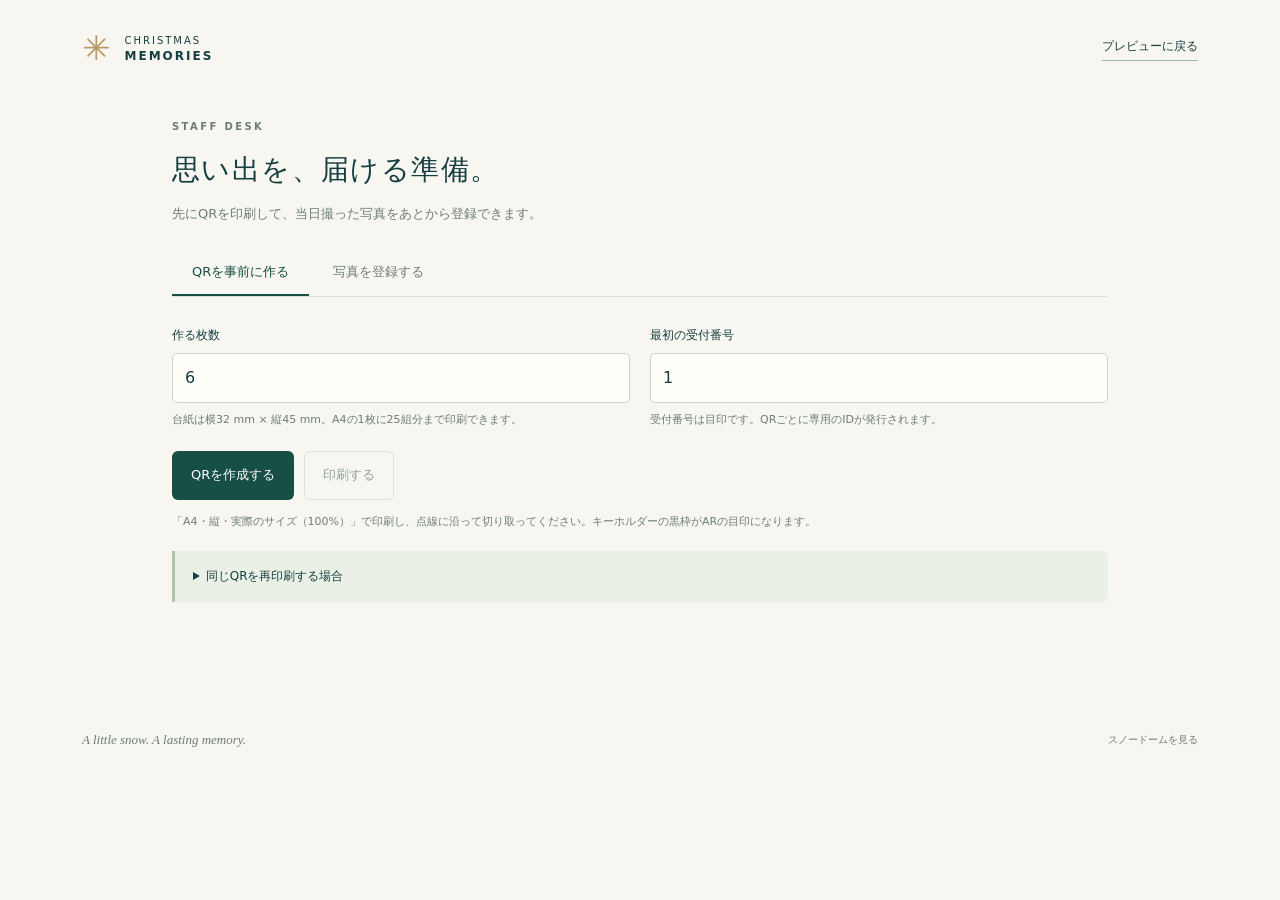
<file: christmas-snow-globe/admin.html>
<!doctype html>
<html lang="ja"><head><meta charset="utf-8"><meta name="viewport" content="width=device-width,initial-scale=1"><meta name="referrer" content="no-referrer"><title>スタッフ用 | Christmas Memories</title><link rel="stylesheet" href="style.css"><link rel="preload" href="met-icon.png" as="image"></head>
<body>
  <header class="masthead"><a class="brand" href="./"><span class="brand-star" aria-hidden="true">✳</span><span>CHRISTMAS<br><strong>MEMORIES</strong></span></a><a class="nav-link" href="./">プレビューに戻る</a></header>
  <main class="admin-main">
    <p class="eyebrow">STAFF DESK</p><h1>思い出を、届ける準備。</h1>
    <p class="admin-lead">先にQRを印刷して、当日撮った写真をあとから登録できます。</p>
    <div class="tabs" role="tablist" aria-label="スタッフの作業"><button class="tab" id="tab-print" role="tab" aria-selected="true" aria-controls="panel-print" type="button">QRを事前に作る</button><button class="tab" id="tab-upload" role="tab" aria-selected="false" aria-controls="panel-upload" type="button">写真を登録する</button></div>
    <section id="panel-print" role="tabpanel" aria-labelledby="tab-print">
      <div class="non-print">
        <div class="form-grid"><label class="field">作る枚数<input id="ticket-count" type="number" min="1" max="60" value="6" required><small>台紙は横32 mm × 縦45 mm。A4の1枚に25組分まで印刷できます。</small></label><label class="field">最初の受付番号<input id="start-number" type="number" min="1" max="99999" value="1" required><small>受付番号は目印です。QRごとに専用のIDが発行されます。</small></label></div>
        <div class="form-actions"><button type="button" class="button button-dark" id="generate-tickets">QRを作成する</button><button type="button" class="button button-light" id="print-tickets" disabled>印刷する</button></div>
        <p class="helper">「A4・縦・実際のサイズ（100%）」で印刷し、点線に沿って切り取ってください。キーホルダーの黒枠がARの目印になります。</p>
        <details class="notice">
          <summary>同じQRを再印刷する場合</summary>
          <p>管理リストを保存しておくと、後から開いて同じQRを印刷できます。リストには写真を開くための情報が含まれるので、スタッフの端末に保管してください。</p>
          <div class="form-actions"><button type="button" class="button button-light" id="save-tickets" disabled>管理リストを保存</button><label class="button button-light" for="import-tickets">管理リストを開く</label><input id="import-tickets" type="file" accept="application/json,.json" hidden></div>
        </details>
        <p class="admin-status" id="print-status" role="status"></p><p class="error" id="print-error" role="alert" hidden></p>
      </div>
      <div class="ticket-grid" id="ticket-grid"></div>
    </section>
    <section id="panel-upload" role="tabpanel" aria-labelledby="tab-upload" hidden>
      <div class="upload-layout"><div>
        <label class="field">登録するQRのURL<textarea id="ticket-url" placeholder="印刷したQRを開いて、URLを貼り付けてください。" spellcheck="false" autocomplete="off"></textarea><small>QRから開いた画面の「写真の登録」を押すと、自動で入力されます。</small></label>
        <p class="admin-status" id="ticket-status" role="status">QRを選んでください。</p>
        <label class="field">当日撮った写真<input id="registration-photo" type="file" accept="image/jpeg,image/png,image/webp"><small>JPEG・PNG・WebP、25MBまで。写真は端末内で縮小・暗号化します。</small></label>
        <div class="form-actions"><button type="button" class="button button-dark" id="export-photo" disabled>① 登録ファイルを保存</button><a class="button button-light" id="github-upload" href="#" target="_blank" rel="noopener noreferrer">② GitHubにアップロード ↗</a></div>
        <p class="error" id="upload-error" role="alert" hidden></p><p class="admin-status" id="upload-status" role="status"></p>
        <div id="upload-result" hidden><a id="check-photo" target="_blank" rel="noopener noreferrer">③ 登録後の写真を確認 ↗</a></div>
      </div><div><div class="photo-thumbnail"><span id="thumbnail-empty">選んだ写真をここに表示します</span><img id="photo-thumbnail" alt="登録する写真のプレビュー" hidden></div><ol class="step-list"><li>渡すQRと写真が合っているか確認。</li><li>「①」で登録ファイルを端末に保存。</li><li>「②」でGitHubを開き、保存したファイルを追加して「Commit changes」。</li><li>数分後、同じQRを開いて写真を確認。</li></ol></div></div>
      <div class="notice"><p>この試作版は、GitHubへのファイル追加で写真を登録します。元の写真や管理リストは追加せず、画面が出力する <code>ランダムID.json</code> だけをアップロードしてください。<br>登録ファイルは暗号化されていますが、QRを持つ人は写真を開けます。参加者のQRをSNS等に掲載しない運用にしてください。</p></div>
    </section>
  </main>
  <footer class="footer"><span>A little snow. A lasting memory.</span><a href="./">スノードームを見る</a></footer>
  <script type="module" src="admin.mjs"></script>
</body></html>
</file>
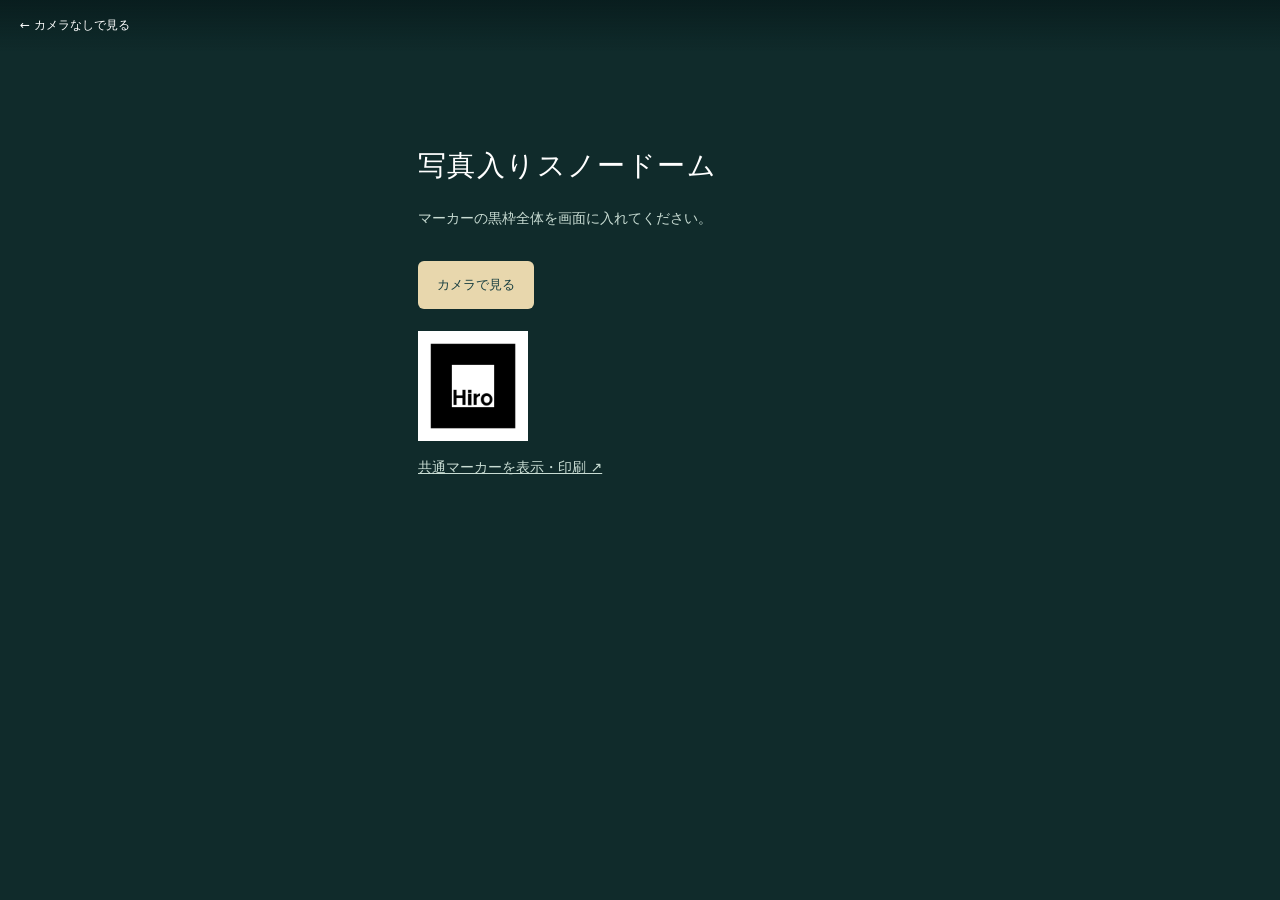
<file: christmas-snow-globe/ar.html>
<!doctype html>
<html lang="ja"><head><meta charset="utf-8"><meta name="viewport" content="width=device-width,initial-scale=1"><meta name="referrer" content="no-referrer"><title>ARで見る | Christmas Memories</title><link rel="stylesheet" href="style.css"></head>
<body class="ar-page">
  <div class="ar-top"><a id="back-link" href="./">← カメラなしで見る</a><button type="button" id="zoom-photo" class="ar-zoom-button" hidden>写真を拡大</button></div>
  <main id="ar-start" class="ar-start">
    <h1>写真入りスノードーム</h1>
    <p id="ar-message" role="status">写真を確認しています…</p>
    <button type="button" class="button" id="start-camera" hidden>カメラで見る</button>
    <button type="button" class="button" id="retry-photo" hidden>写真をもう一度確認</button>
    <div id="hiro-help" hidden><img class="ar-marker-preview" src="hiro.png" alt="共通のHiroマーカー"><p><a href="marker.html" target="_blank" rel="noopener noreferrer">共通マーカーを表示・印刷 ↗</a></p></div>
    <p><a id="hiro-link" hidden>共通マーカーで見る</a></p>
    <p><a id="ar-register" hidden>スタッフ用 · 写真を登録する</a></p>
  </main>
  <p id="ar-error" class="ar-error error" role="alert" hidden></p><div class="ar-bottom" id="tracking-status" role="status" hidden>黒枠マーカーを探しています…</div>
  <script type="module" src="ar.mjs"></script>
</body></html>
</file>
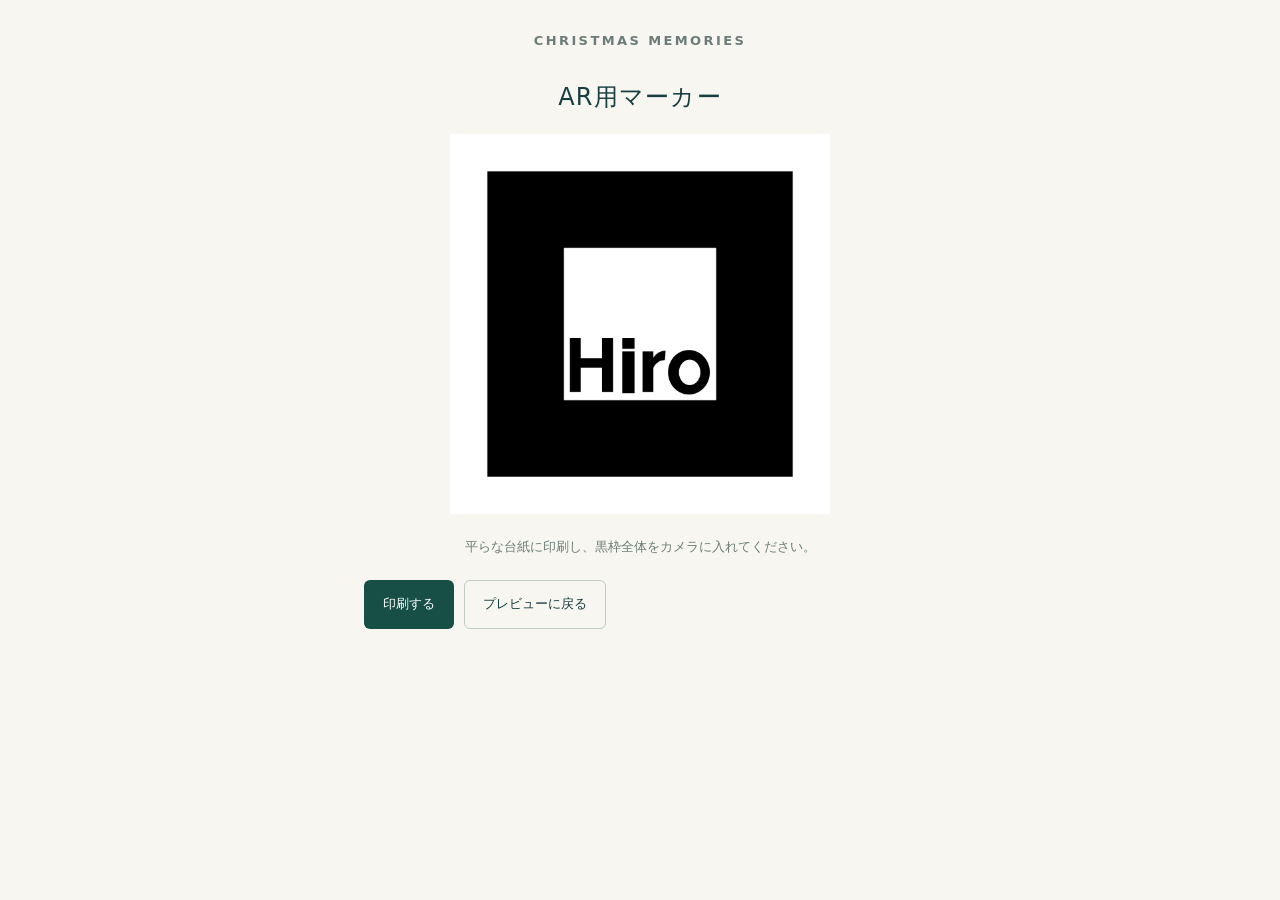
<file: christmas-snow-globe/marker.html>
<!doctype html>
<html lang="ja"><head><meta charset="utf-8"><meta name="viewport" content="width=device-width,initial-scale=1"><meta name="referrer" content="no-referrer"><title>ARマーカー | Christmas Memories</title><link rel="stylesheet" href="style.css"></head><body><main class="marker-main"><p class="eyebrow non-print">CHRISTMAS MEMORIES</p><h1>AR用マーカー</h1><img class="marker-image" src="hiro.png" alt="AR用Hiroマーカー"><p>平らな台紙に印刷し、黒枠全体をカメラに入れてください。</p><div class="form-actions non-print"><button id="print-marker" class="button button-dark" type="button">印刷する</button><a href="./" class="button button-light">プレビューに戻る</a></div></main><script>document.getElementById('print-marker').addEventListener('click',()=>window.print());</script></body></html>
</file>
<file: christmas-snow-globe/style.css>
:root{color-scheme:light;--ink:#173e40;--muted:#6c7d79;--paper:#f7f6f0;--gold:#b79763;--line:#dce3dc;--green:#174e45;--soft:#edf1e8;font-family:"Hiragino Kaku Gothic ProN","Yu Gothic",Meiryo,system-ui,sans-serif;font-synthesis:none}
*{box-sizing:border-box}body{margin:0;background:var(--paper);color:var(--ink);font-size:15px;line-height:1.75}button,input,textarea{font:inherit}a{color:inherit}button,a,input,textarea{ -webkit-tap-highlight-color:transparent}button,a{touch-action:manipulation}button{cursor:pointer}button:disabled{opacity:.45;cursor:default}button:focus-visible,a:focus-visible,input:focus-visible,textarea:focus-visible,canvas:focus-visible{outline:3px solid #b7985c;outline-offset:4px}[hidden]{display:none!important}.masthead{max-width:1180px;margin:0 auto;padding:26px 32px;display:flex;justify-content:space-between;align-items:center}.brand{display:flex;gap:12px;align-items:center;text-decoration:none;font-size:10px;line-height:1.35;letter-spacing:2px}.brand strong{font-size:12px;font-weight:600}.brand-star{font-size:34px;font-weight:400;color:var(--gold)}.nav-link{font-size:12px;text-decoration:none;border-bottom:1px solid #a6b7ad;padding-bottom:3px}.experience{max-width:1180px;padding:16px 32px 42px;margin:auto;display:grid;grid-template-columns:minmax(280px,.8fr) minmax(0,1.2fr);gap:40px;align-items:center}.eyebrow{font-size:10px;letter-spacing:2.4px;font-weight:600;color:var(--muted)}h1{font-size:clamp(30px,3.5vw,44px);font-weight:500;line-height:1.65;letter-spacing:.05em;margin:25px 0 17px}.lead{font-size:15px;color:var(--muted);line-height:2.1;margin:0 0 26px}.status{font-size:12px;color:var(--green);margin:0 0 14px;min-height:22px}.primary-actions{display:flex;gap:10px;flex-wrap:wrap}.button{padding:12px 18px;min-height:46px;display:inline-flex;gap:22px;justify-content:space-between;align-items:center;border:1px solid transparent;border-radius:6px;text-decoration:none;font-size:13px;font-weight:500;transition:background .15s}.button-light{background:transparent;border-color:#c1ccc1;color:var(--ink)}.button-light:hover{background:#edf0e7}.button-dark{background:var(--green);color:#fff}.button-dark:hover{background:#0e3c34}.small-note{font-size:11px;color:var(--muted);max-width:340px;margin:15px 0;line-height:1.9}.error{color:#9e3333;font-size:13px;background:#fff0e9;border:1px solid #edcdbd;padding:12px 16px;border-radius:6px}.globe-stage{position:relative;background:radial-gradient(ellipse at 50% 38%,#ffffff 0%,#edf3ec 50%,#e4ece3 100%);border:1px solid #dce5da;border-radius:180px 180px 18px 18px;min-width:0;overflow:hidden}.stage-top{display:flex;justify-content:space-between;gap:10px;align-items:center;padding:30px 32px 0;font-size:9px;letter-spacing:1.6px;color:#6e8981}.stage-tag{color:#47665e}.stage-detail{font-size:8px}.canvas-container{width:100%;height:440px;position:relative}.canvas-container canvas{display:block;width:100%;height:100%;touch-action:pan-y}.stage-actions{display:flex;justify-content:center;gap:8px;padding:0 12px}.pill-button{border:1px solid #c8d5ca;background:#f8faf5e8;color:#375b51;border-radius:30px;padding:8px 15px;font-size:11px;min-height:38px}.pill-button:hover{background:#fff}.stage-caption{text-align:center;font-size:10px;color:#7f948b;margin:12px 12px 21px}.how-to{max-width:1116px;margin:0 auto 30px;padding:25px 0;border-top:1px solid var(--line);display:flex;align-items:center;justify-content:space-between;gap:20px}.how-to p{font-size:11px;margin:0}.how-to b{font-size:10px;font-weight:400;color:var(--gold);margin-right:8px}.how-to>.eyebrow{font-size:8px}.footer{max-width:1180px;margin:auto;display:flex;gap:20px;justify-content:space-between;align-items:center;padding:10px 32px 30px;color:var(--muted);font-size:10px}.footer>span{font:italic 13px Georgia,serif}.footer>div{display:flex;gap:20px}.footer a{text-decoration:none}.admin-main{max-width:1000px;padding:10px 32px 50px;margin:auto}.admin-main h1{font-size:28px;line-height:1.5;margin:14px 0 12px}.admin-lead{color:var(--muted);font-size:13px;margin:0 0 24px}.tabs{display:flex;gap:4px;border-bottom:1px solid var(--line);margin:20px 0 28px}.tab{font-size:13px;min-height:46px;padding:10px 20px;border:0;background:transparent;color:var(--muted);border-bottom:2px solid transparent}.tab[aria-selected="true"]{color:var(--green);border-color:var(--green)}.form-grid{display:grid;grid-template-columns:1fr 1fr;gap:20px}.field{display:flex;flex-direction:column;gap:7px;min-width:0;font-size:12px}.field input,.field textarea{border:1px solid #cbd6cc;background:#fffef9;color:var(--ink);border-radius:5px;padding:10px 12px;min-height:44px;width:100%;font-size:16px}.field textarea{min-height:100px;resize:vertical;font-family:monospace;font-size:13px;overflow-wrap:anywhere}.field small,.helper{font-size:11px;color:var(--muted)}.form-actions{display:flex;flex-wrap:wrap;gap:10px;margin:22px 0 12px}.notice{background:#eaf0e6;border-left:3px solid #b1c3ad;border-radius:0 6px 6px 0;padding:14px 18px;font-size:12px;line-height:1.9;margin:20px 0}.notice p{margin:0}.admin-status{font-size:13px;min-height:25px;color:var(--green)}.upload-layout{display:grid;grid-template-columns:minmax(0,1.35fr) minmax(0,.65fr);gap:28px}.photo-thumbnail{display:flex;min-height:210px;justify-content:center;align-items:center;background:#e9eee6;border-radius:8px;overflow:hidden}.photo-thumbnail img{width:100%;max-height:280px;object-fit:contain}.photo-thumbnail span{font-size:12px;color:var(--muted)}.step-list{font-size:12px;color:var(--muted);padding-left:22px}.step-list li{padding-bottom:8px}.marker-main{max-width:600px;margin:30px auto;padding:0 24px;text-align:center}.marker-main h1{font-size:24px}.marker-image{width:min(100%,380px);height:auto;background:white;padding:24px}.marker-main p{font-size:13px;color:var(--muted)}.ar-page{background:#102b2b;color:#fff}.ar-start{position:relative;z-index:3;max-width:500px;margin:10vh auto;padding:28px}.ar-start h1{font-size:28px}.ar-start p{font-size:14px;color:#c8dcd3}.ar-start .button{margin-top:16px;background:#e8d7ad;color:#173e40}.ar-top{position:fixed;z-index:20;top:0;left:0;width:100%;padding:15px 20px;background:linear-gradient(#071a1bc9,transparent);display:flex;justify-content:space-between;align-items:center;gap:15px;font-size:12px}.ar-top a{text-decoration:none}.ar-bottom{position:fixed;z-index:20;bottom:0;left:0;width:100%;padding:28px 20px;background:linear-gradient(transparent,#071a1bc9);text-align:center;font-size:13px;pointer-events:none}.ar-error{position:relative;z-index:25;max-width:500px;margin:20px auto;padding:15px}.ar-marker-preview{display:block;width:110px;background:#fff;padding:9px;margin-top:22px}.ar-page video{object-fit:cover}.ar-page a-scene{position:fixed;inset:0;width:100%;height:100%}#upload-result a{overflow-wrap:anywhere}
@media(max-width:850px){.experience{gap:20px;grid-template-columns:minmax(250px,.85fr) minmax(0,1.15fr)}.masthead{padding:22px 24px}.experience{padding:12px 24px 30px}.canvas-container{height:380px}.stage-top{padding:24px 24px 0}.stage-detail{display:none}.how-to{margin:0 24px 20px;flex-wrap:wrap;justify-content:flex-start;gap:16px 24px}.how-to>.eyebrow{width:100%}.primary-actions .button{width:100%}.footer{padding:10px 24px 25px}.upload-layout{grid-template-columns:1fr}.photo-thumbnail{max-width:400px}.admin-main{padding:12px 24px 40px}}
@media(max-width:620px){.experience{display:flex;flex-direction:column;gap:24px}.introduction{width:100%}h1{font-size:30px;margin:16px 0 8px;line-height:1.6}.lead{font-size:13px;line-height:1.8;margin:0 0 16px}.lead br{display:none}.eyebrow{font-size:8px}.primary-actions{display:grid;grid-template-columns:1fr 1fr;gap:8px}.button{padding:11px 12px;gap:8px;font-size:12px}.small-note{max-width:none;font-size:10px}.globe-stage{width:100%;border-radius:130px 130px 16px 16px}.canvas-container{height:350px}.stage-top{padding:24px 28px 0}.stage-actions{gap:10px}.stage-caption{font-size:10px}.how-to{display:grid;grid-template-columns:1fr;gap:12px}.footer{align-items:flex-start;flex-direction:column;gap:14px}.form-grid{grid-template-columns:1fr}.tabs{gap:0}.tab{padding:10px 13px;font-size:12px}.admin-main h1{font-size:26px}.masthead{padding-top:20px;padding-bottom:16px}.ar-start{margin-top:10vh}}
.globe-stage .stage-top{justify-content:center;padding:26px 24px 0}.globe-stage .stage-detail{display:none}
.ticket-view .experience {
  display: flex;
  flex-direction: column;
  align-items: stretch;
  gap: 16px;
  max-width: 660px;
}
.ticket-view .introduction > :is(.eyebrow, h1, .lead),
.ticket-view .how-to {
  display: none;
}
.ticket-view .primary-actions {
  display: flex;
}
.ticket-view .small-note {
  max-width: none;
}
.stage-actions {
  flex-wrap: wrap;
}
@media (max-width: 620px) {
  .ticket-view .experience { padding-inline: 10px; }
}
.ar-zoom-button, .photo-zoom-close {
  min-height: 44px;
  padding: 6px 14px;
  border: 1px solid #ffffff55;
  border-radius: 24px;
  background: #142928eb;
  color: #fff;
  font-size: 13px;
}
.photo-zoom {
  position: fixed;
  inset: 0;
  width: 100%;
  height: 100%;
  max-width: none;
  max-height: none;
  padding: 0;
  margin: 0;
  border: 0;
  background: #101918;
}
.photo-zoom:not([open]) { display: none; }
.photo-zoom[open] { display: grid; place-items: center; }
.photo-zoom img { width: 100%; height: 100%; min-width: 0; min-height: 0; object-fit: contain; }
.photo-zoom-close {
  position: absolute;
  top: max(12px, env(safe-area-inset-top));
  right: max(12px, env(safe-area-inset-right));
}
.camera-active {
  width: 100%;
  height: 100%;
  overflow: hidden;
}
.camera-active .ar-page {
  position: fixed;
  inset: 0;
  overflow: hidden;
  /* AR.js also writes its video dimensions onto the body. */
  width: 100% !important;
  height: 100% !important;
  margin: 0 !important;
}
.ticket-grid {
  display: grid;
  grid-template-columns: repeat(auto-fill, minmax(145px, 1fr));
  gap: 12px;
  margin-top: 24px;
}
.ticket {
  display: flex;
  flex-direction: column;
  align-items: center;
  gap: 8px;
  padding: 10px;
  border: 1px solid var(--line);
  background: #fff;
}
.ticket-insert {
  display: flex;
  flex-direction: column;
  align-items: center;
  justify-content: center;
  gap: 2.2mm;
  width: 32mm;
  height: 45mm;
  padding: 0;
  border: .2mm dashed #747474;
  background: #fff;
  color: #173e40;
}
.ticket-marker {
  flex: none;
  width: 30mm;
  height: 30mm;
}
.ticket-marker > svg {
  display: block;
  width: 100%;
  height: 100%;
}
.ticket-number {
  font: 8pt/1.1 ui-monospace, monospace;
  letter-spacing: .04em;
}
.ticket-link {
  font-size: 11px;
  color: var(--green);
}
@media(prefers-reduced-motion:reduce){*{scroll-behavior:auto!important;transition:none!important}}
@page{size:A4 portrait;margin:10mm}
@media print {
  body { background: white !important; color: black !important; }
  .masthead, .admin-main > h1, .admin-main > .eyebrow, .admin-lead,
  .tabs, .non-print, .footer, .ticket-link { display: none !important; }
  .admin-main { padding: 0; max-width: none; margin: 0; }
  .ticket-grid {
    display: block;
    width: 182mm;
    margin: 0 auto;
    font-size: 0;
    line-height: 0;
  }
  .ticket {
    display: inline-block;
    vertical-align: top;
    width: 32mm;
    height: 45mm;
    margin: 0 4mm 4mm 0;
    padding: 0;
    border: 0;
    break-inside: avoid;
    page-break-inside: avoid;
  }
  .marker-main { margin: 0; }
  .marker-main .non-print { display: none; }
  .marker-image { width: 100mm; padding: 5mm; }
}
</file>
